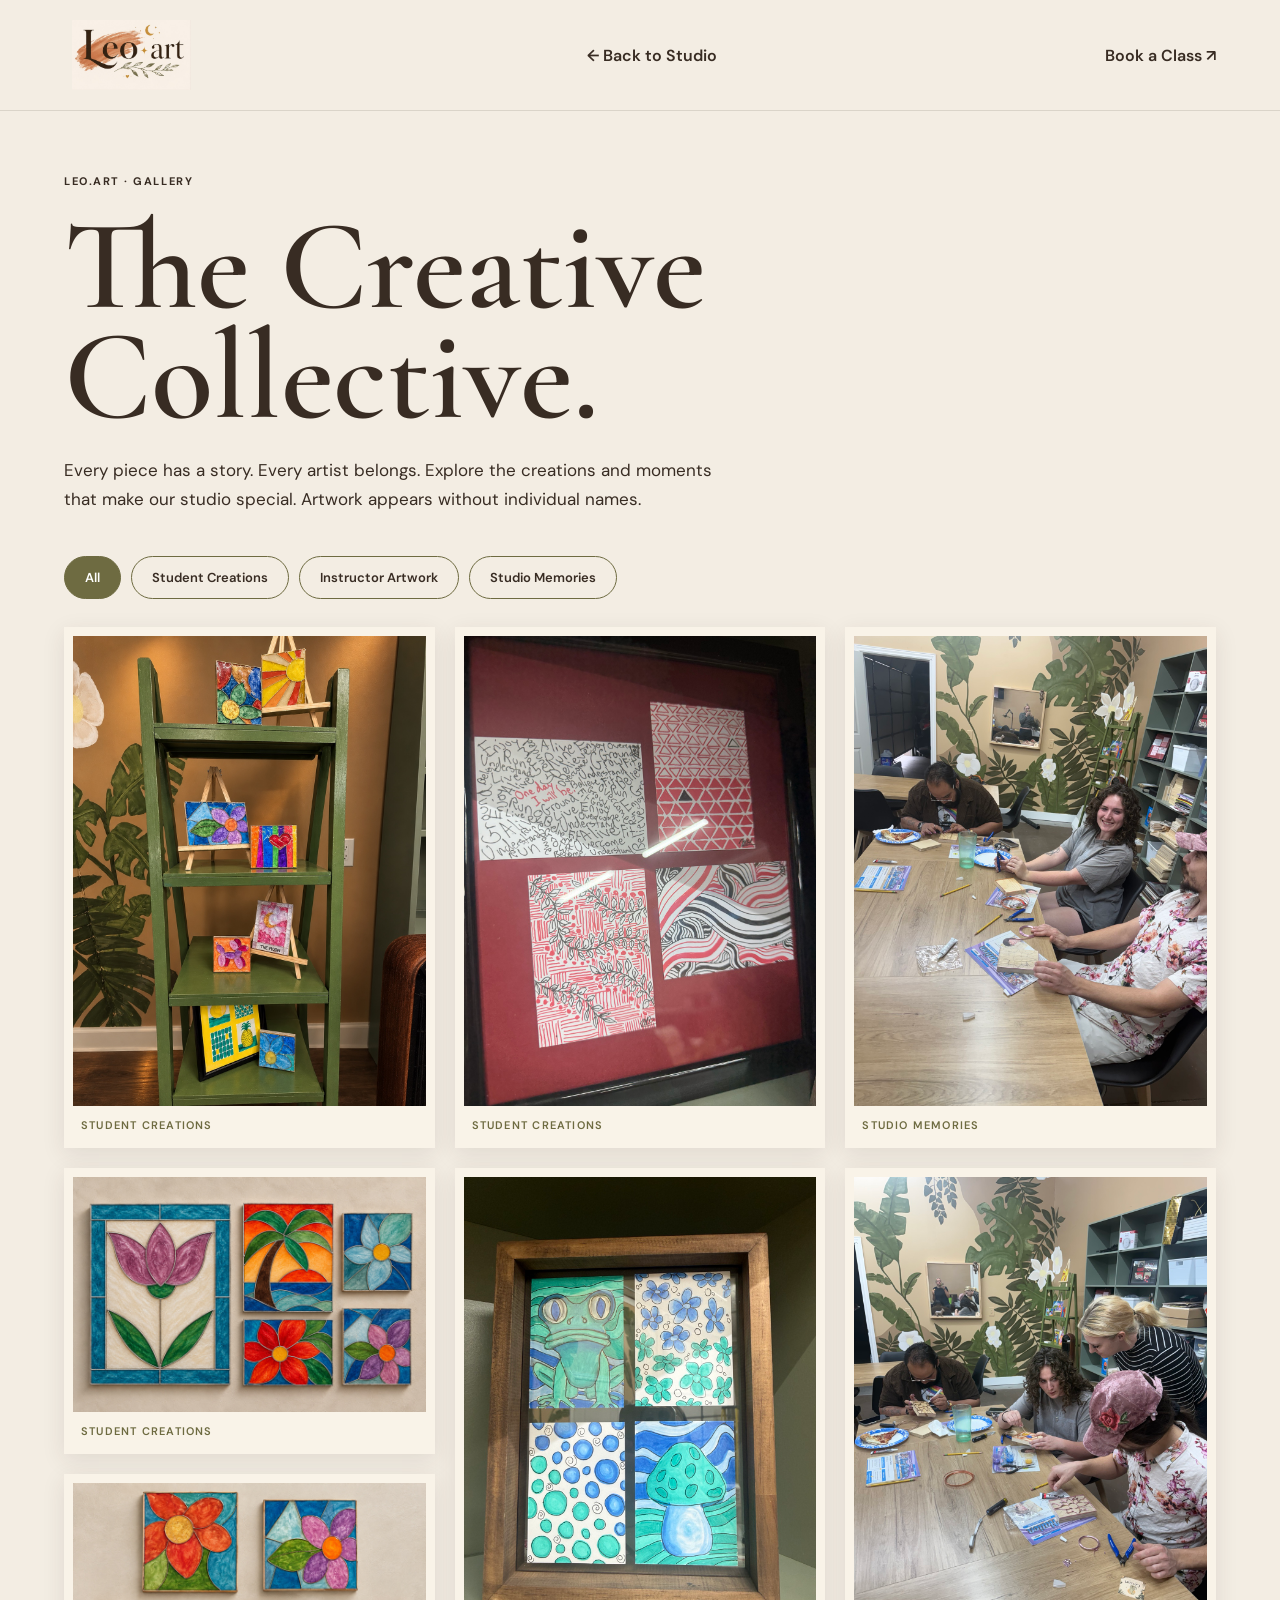
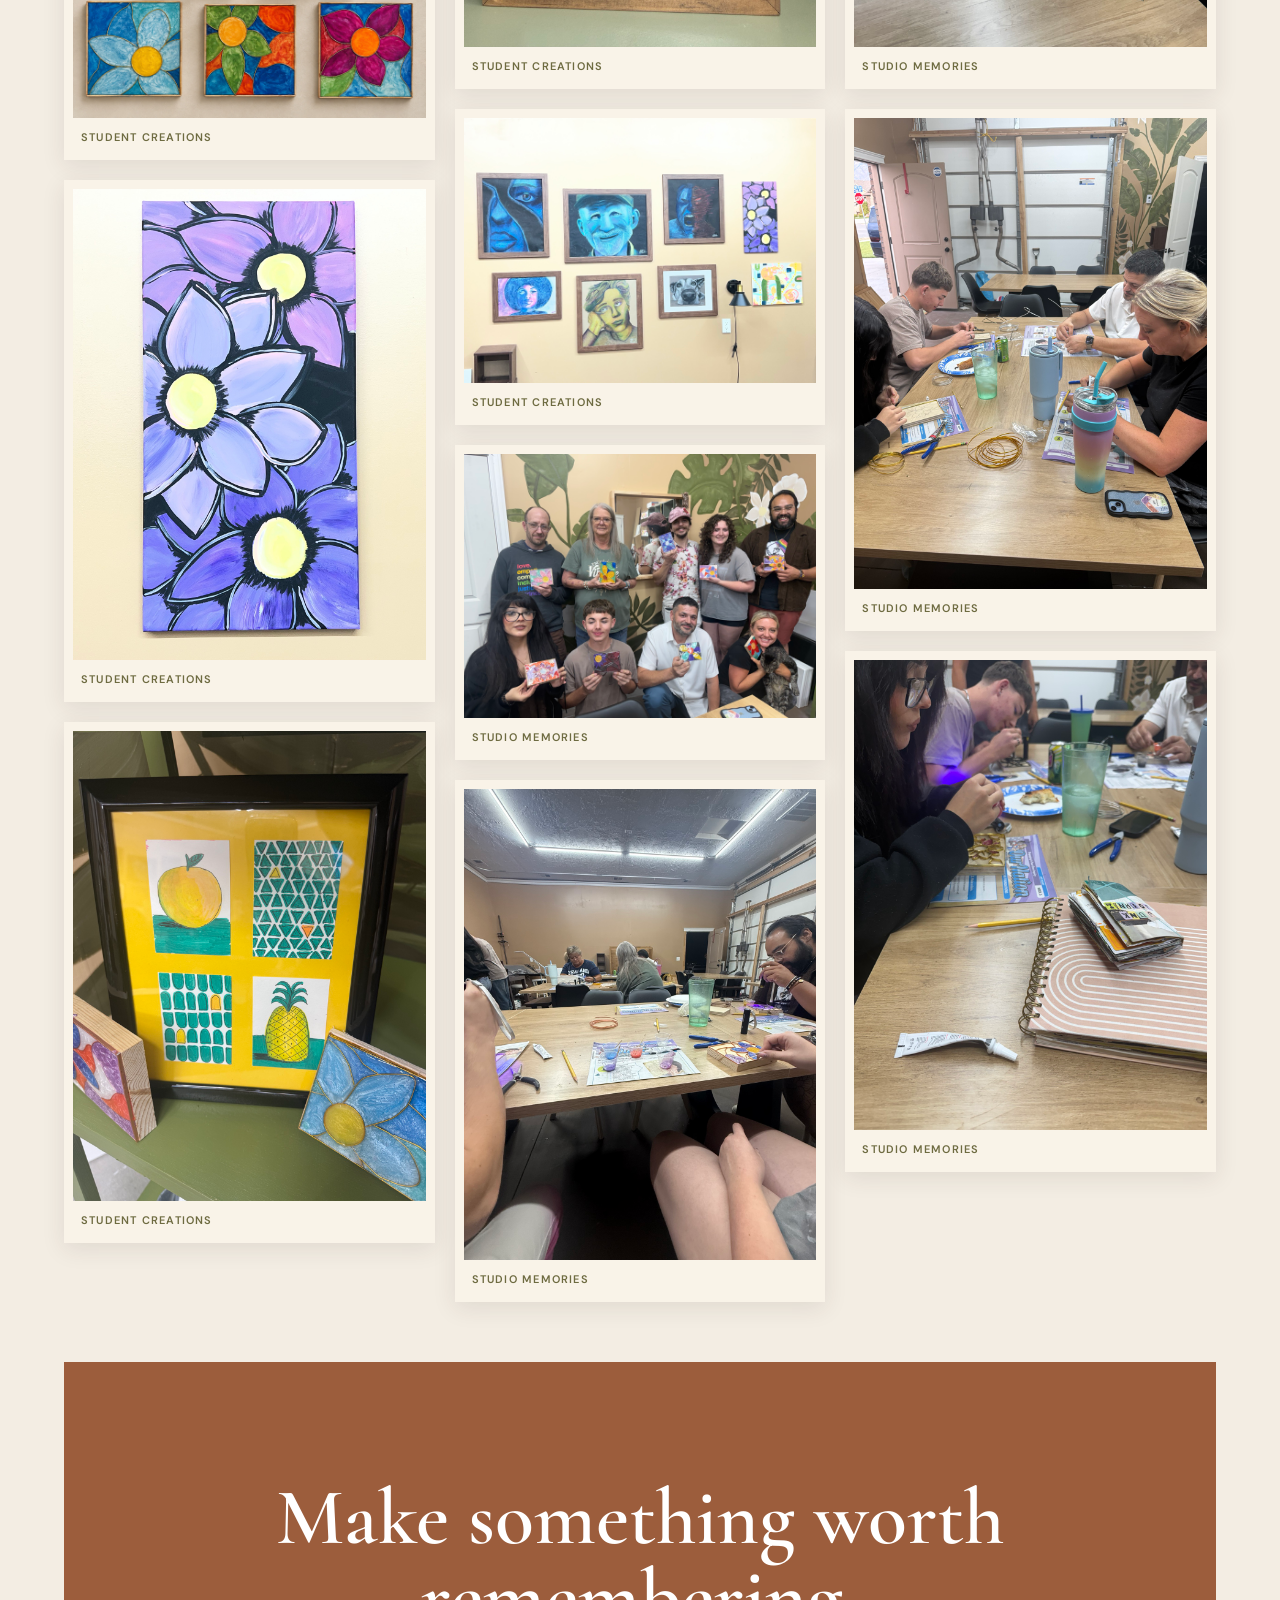
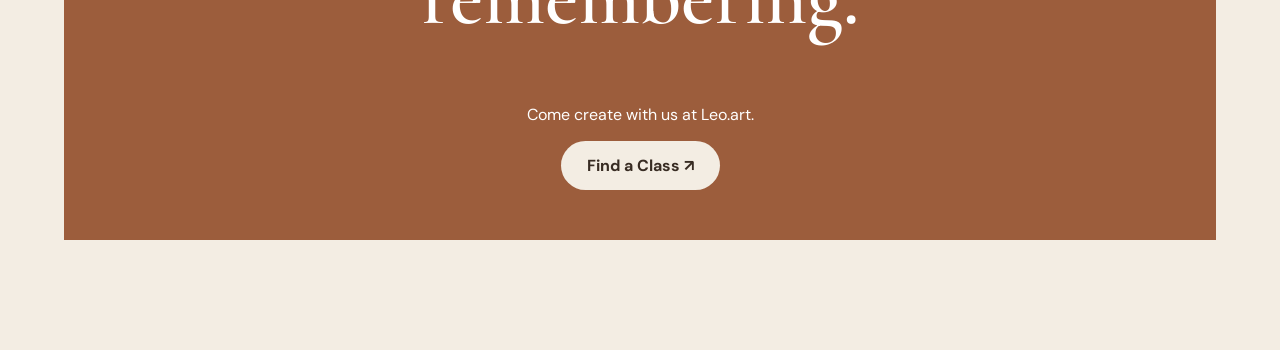
<file: gallery.html>
<!doctype html>
<html lang="en"><head><meta charset="utf-8"><meta name="viewport" content="width=device-width, initial-scale=1"><meta name="description" content="Explore anonymous artwork and real studio moments at Leo.art."><title>The Creative Collective | Leo.art</title>
<link rel="preconnect" href="https://fonts.googleapis.com"><link rel="preconnect" href="https://fonts.gstatic.com" crossorigin><link href="https://fonts.googleapis.com/css2?family=Cormorant+Garamond:wght@500;600;700&family=DM+Sans:wght@400;500;600;700&display=swap" rel="stylesheet"><link rel="stylesheet" href="styles.css">
<style>
.collective{max-width:1350px;margin:0 auto;padding:52px clamp(20px,5vw,70px) 110px}.collective h1{font:600 clamp(70px,10vw,145px)/.86 'Cormorant Garamond',Georgia,serif;margin:24px 0;color:#382c23}.collective .intro{max-width:680px;line-height:1.7;font-size:17px}.gallery-filters{display:flex;flex-wrap:wrap;gap:10px;margin:42px 0 28px}.gallery-filters button{cursor:pointer;border:1px solid #6e6b41;padding:12px 20px;border-radius:50px;background:transparent;color:#382c23;font:600 13px 'DM Sans',sans-serif}.gallery-filters button[aria-pressed=true]{background:#6e6b41;color:white}.gallery-grid-full{columns:3 250px;column-gap:20px}.tile{display:block;border:0;position:relative;padding:9px 9px 14px;background:#f9f3e8;box-shadow:0 6px 22px #382c231a;margin:0 0 20px;width:100%;break-inside:avoid;cursor:zoom-in;text-align:left}.tile img{display:block;width:100%;height:auto;object-fit:cover}.tile span{display:block;font:600 11px 'DM Sans',sans-serif;letter-spacing:.11em;text-transform:uppercase;padding:12px 8px 2px;color:#6e6b41}.tile[hidden]{display:none}.empty{display:none;padding:60px 10px;font:24px 'Cormorant Garamond',serif}.empty.visible{display:block}.gallery-top{display:flex;gap:22px;align-items:center;justify-content:space-between;padding:20px 5vw;border-bottom:1px solid #382c2322}.gallery-top a{font-weight:600}.gallery-logo{width:135px;height:70px;object-fit:contain}.gallery-cta{margin:60px 0 0;background:#9c5d3c;padding:50px 30px;color:#fff;text-align:center}.gallery-cta h2{font:600 clamp(44px,7vw,80px)/1 'Cormorant Garamond',serif}.gallery-cta a{display:inline-block;background:#f3ede3;color:#382c23;padding:14px 26px;border-radius:40px;font-weight:700}.viewer{border:0;padding:20px;background:#f3ede3;max-width:min(95vw,1050px);max-height:95vh}.viewer::backdrop{background:#1f1b19e9}.viewer img{width:auto;height:auto;max-width:90vw;max-height:75vh;display:block;margin:auto}.viewer p{text-align:center}.viewer .close{float:right;border:0;background:transparent;font-size:32px;cursor:pointer}@media(max-width:640px){.gallery-grid-full{columns:2 140px;column-gap:12px}.collective{padding-top:30px}.tile{margin-bottom:12px}.gallery-top{gap:10px}.gallery-top a{font-size:13px}.gallery-logo{width:110px}}
</style></head><body>
<header class="gallery-top"><a href="index.html"><img class="gallery-logo" src="images/leo-art-logo.jpg" alt="Leo.art home"></a><a href="index.html">← Back to Studio</a><a href="https://app.squareup.com/appointments/book/zdpi3f3oegt2z6/LQR8EGEP7BJPE/start" target="_blank" rel="noopener noreferrer">Book a Class ↗</a></header>
<main class="collective"><p class="eyebrow">Leo.art · Gallery</p><h1>The Creative<br>Collective.</h1><p class="intro">Every piece has a story. Every artist belongs. Explore the creations and moments that make our studio special. Artwork appears without individual names.</p>
<div class="gallery-filters" role="group" aria-label="Filter artwork"><button data-filter="All" aria-pressed="true">All</button><button data-filter="Student Creations" aria-pressed="false">Student Creations</button><button data-filter="Instructor Artwork" aria-pressed="false">Instructor Artwork</button><button data-filter="Studio Memories" aria-pressed="false">Studio Memories</button></div>
<div class="gallery-grid-full"><button class="tile" type="button" data-category="Student Creations" data-src="images/resin-class-1.jpg" data-alt="Resin stained glass pieces displayed in the studio" aria-label="View Resin stained glass pieces displayed in the studio"><img loading="lazy" src="images/resin-class-1.jpg" alt="Resin stained glass pieces displayed in the studio"><span>Student Creations</span></button>
<button class="tile" type="button" data-category="Student Creations" data-src="images/resin-class-2.jpg" data-alt="Colorful resin floral artwork" aria-label="View Colorful resin floral artwork"><img loading="lazy" src="images/resin-class-2.jpg" alt="Colorful resin floral artwork"><span>Student Creations</span></button>
<button class="tile" type="button" data-category="Student Creations" data-src="images/resin-class-3.jpg" data-alt="Handmade resin artwork" aria-label="View Handmade resin artwork"><img loading="lazy" src="images/resin-class-3.jpg" alt="Handmade resin artwork"><span>Student Creations</span></button>
<button class="tile" type="button" data-category="Student Creations" data-src="images/paint-and-sip.jpg" data-alt="Purple floral Paint and Sip painting" aria-label="View Purple floral Paint and Sip painting"><img loading="lazy" src="images/paint-and-sip.jpg" alt="Purple floral Paint and Sip painting"><span>Student Creations</span></button>
<button class="tile" type="button" data-category="Student Creations" data-src="images/atc-club-8661.jpg" data-alt="Artist trading cards arranged in yellow frame" aria-label="View Artist trading cards arranged in yellow frame"><img loading="lazy" src="images/atc-club-8661.jpg" alt="Artist trading cards arranged in yellow frame"><span>Student Creations</span></button>
<button class="tile" type="button" data-category="Student Creations" data-src="images/atc-club-8660.jpg" data-alt="Red and black artist trading card collection" aria-label="View Red and black artist trading card collection"><img loading="lazy" src="images/atc-club-8660.jpg" alt="Red and black artist trading card collection"><span>Student Creations</span></button>
<button class="tile" type="button" data-category="Student Creations" data-src="images/atc-club-8659.jpg" data-alt="Blue and teal artist trading card collection" aria-label="View Blue and teal artist trading card collection"><img loading="lazy" src="images/atc-club-8659.jpg" alt="Blue and teal artist trading card collection"><span>Student Creations</span></button>
<button class="tile" type="button" data-category="Student Creations" data-src="images/studio-gallery-wall.jpg" data-alt="Gallery wall filled with artwork" aria-label="View Gallery wall filled with artwork"><img loading="lazy" src="images/studio-gallery-wall.jpg" alt="Gallery wall filled with artwork"><span>Student Creations</span></button>
<button class="tile" type="button" data-category="Studio Memories" data-src="images/workshop-group.jpg" data-alt="Group photograph from a completed studio workshop" aria-label="View Group photograph from a completed studio workshop"><img loading="lazy" src="images/workshop-group.jpg" alt="Group photograph from a completed studio workshop"><span>Studio Memories</span></button>
<button class="tile" type="button" data-category="Studio Memories" data-src="images/workshop-making-1.jpg" data-alt="Creative workshop moment" aria-label="View Creative workshop moment"><img loading="lazy" src="images/workshop-making-1.jpg" alt="Creative workshop moment"><span>Studio Memories</span></button>
<button class="tile" type="button" data-category="Studio Memories" data-src="images/workshop-making-2.jpg" data-alt="Art class in progress" aria-label="View Art class in progress"><img loading="lazy" src="images/workshop-making-2.jpg" alt="Art class in progress"><span>Studio Memories</span></button>
<button class="tile" type="button" data-category="Studio Memories" data-src="images/workshop-making-3.jpg" data-alt="Workshop process photograph" aria-label="View Workshop process photograph"><img loading="lazy" src="images/workshop-making-3.jpg" alt="Workshop process photograph"><span>Studio Memories</span></button>
<button class="tile" type="button" data-category="Studio Memories" data-src="images/workshop-making-4.jpg" data-alt="Creating art together" aria-label="View Creating art together"><img loading="lazy" src="images/workshop-making-4.jpg" alt="Creating art together"><span>Studio Memories</span></button>
<button class="tile" type="button" data-category="Studio Memories" data-src="images/workshop-making-5.jpg" data-alt="Hands-on class moment" aria-label="View Hands-on class moment"><img loading="lazy" src="images/workshop-making-5.jpg" alt="Hands-on class moment"><span>Studio Memories</span></button></div><p class="empty" id="empty">Instructor artwork will be added soon.</p>
<section class="gallery-cta"><h2>Make something worth remembering.</h2><p>Come create with us at Leo.art.</p><a href="https://app.squareup.com/appointments/book/zdpi3f3oegt2z6/LQR8EGEP7BJPE/start" target="_blank" rel="noopener noreferrer">Find a Class ↗</a></section>
</main><dialog class="viewer" aria-label="Gallery photo"><button class="close" aria-label="Close image" type="button">×</button><img alt=""><p></p></dialog>
<script>
const buttons=[...document.querySelectorAll('[data-filter]')],tiles=[...document.querySelectorAll('.tile')],empty=document.querySelector('#empty');
function filter(name){buttons.forEach(b=>b.setAttribute('aria-pressed',String(b.dataset.filter===name)));let count=0;tiles.forEach(t=>{t.hidden=name!=='All'&&t.dataset.category!==name;if(!t.hidden)count++});empty.classList.toggle('visible',count===0);if(count===0)empty.textContent=name==='Instructor Artwork'?'Instructor artwork will be added soon.':'No artwork in this category yet.'}
buttons.forEach(b=>b.addEventListener('click',()=>filter(b.dataset.filter)));
const viewer=document.querySelector('.viewer');tiles.forEach(t=>t.addEventListener('click',()=>{viewer.querySelector('img').src=t.dataset.src;viewer.querySelector('img').alt=t.dataset.alt;viewer.querySelector('p').textContent=t.dataset.alt;viewer.showModal()}));viewer.querySelector('.close').addEventListener('click',()=>viewer.close());viewer.addEventListener('click',e=>{if(e.target===viewer)viewer.close()});if(location.hash==='#studio-memories')filter('Studio Memories');
</script></body></html>
</file>
<file: styles.css>
:root{--terra:#9c5d3c;--olive:#6e6b41;--cream:#d1c7b5;--paper:#f3ede3;--gold:#b07e1e;--ink:#382c23;--serif:'Cormorant Garamond',Georgia,serif;--sans:'DM Sans',Arial,sans-serif;--script:'Caveat',cursive}*{box-sizing:border-box}html{scroll-behavior:smooth}body{margin:0;background:var(--paper);color:var(--ink);font-family:var(--sans)}a{color:inherit;text-decoration:none}img{display:block;max-width:100%;object-fit:cover}button{font:inherit}section{scroll-margin-top:95px}.wrap{max-width:1380px;margin:auto;padding-left:clamp(22px,5vw,72px);padding-right:clamp(22px,5vw,72px)}.skip-link{position:absolute;top:-80px;left:10px;background:white;padding:10px;z-index:99}.skip-link:focus{top:10px}.site-header{height:98px;padding:10px clamp(20px,5vw,72px);display:flex;align-items:center;justify-content:space-between;gap:20px;max-width:1500px;margin:auto}.brand img{width:150px;height:76px;object-fit:contain;mix-blend-mode:multiply}.nav{display:flex;gap:30px}.nav a,.eyebrow{font-size:11px;font-weight:700;letter-spacing:.14em;text-transform:uppercase}.nav a:hover{color:var(--terra)}.button{display:inline-flex;justify-content:center;align-items:center;min-height:44px;padding:12px 22px;border-radius:99px;font-size:11px;font-weight:700;letter-spacing:.07em;text-transform:uppercase;text-align:center;transition:transform .2s,background .2s}.button:hover{transform:translateY(-3px)}.button-terra{background:var(--terra);color:white}.button-gold{background:var(--gold);color:white}.button-outline{border:1px solid var(--ink)}.button-light-outline{border:1px solid var(--paper);color:var(--paper)}.button-cream{background:var(--paper);color:var(--ink)}.menu-toggle{display:none}.hero{min-height:680px;display:grid;grid-template-columns:1fr 1fr;gap:30px;align-items:center;padding-top:45px;padding-bottom:75px;overflow:hidden}.hero-copy{position:relative;z-index:1}.tiny-star{color:var(--gold);font-size:24px}.hero h1{font-family:var(--serif);font-size:clamp(70px,8vw,124px);font-weight:600;line-height:.79;letter-spacing:-.055em;margin:15px 0 28px}.hero h1 span{display:block}.hero h1 span:nth-child(2){color:var(--olive)}.hero h1 span:nth-child(3){color:var(--terra)}.script{font-family:var(--script);font-size:clamp(35px,4vw,53px);line-height:1.05;margin:20px 0}.hero-copy>p:not(.script){max-width:500px;line-height:1.75;font-size:15px}.actions{display:flex;flex-wrap:wrap;gap:12px;margin-top:30px}.hero-collage{height:530px;position:relative}.collage-img{position:absolute;background:#fff8ec;padding:9px;box-shadow:0 10px 30px #382c2330}.hero-main{width:63%;height:390px;top:30px;left:10%;transform:rotate(4deg)}.hero-side{width:40%;height:225px;right:0;top:105px;transform:rotate(-5deg)}.hero-bottom{width:44%;height:205px;right:5%;bottom:10px;transform:rotate(5deg)}.sun{position:absolute;right:5%;top:-30px;font-size:120px;color:var(--gold)}.tape{position:absolute;width:90px;height:26px;right:16%;top:110px;background:#b07e1e88;transform:rotate(12deg);z-index:3}.marquee{overflow:hidden;border-block:1px solid #382c2330;background:#e9ddc9}.marquee-track{display:flex;width:max-content;animation:marquee 30s linear infinite}.marquee-track span{white-space:nowrap;padding:14px 0;font-size:12px;letter-spacing:.13em}@keyframes marquee{to{transform:translateX(-50%)}}.philosophy{background:var(--olive);color:var(--paper);padding:100px 0}.philosophy-grid{display:grid;grid-template-columns:1fr 1.15fr;gap:75px;align-items:center}.philosophy h2,.classes h2,.story h2,.schedule h2,.final-cta h2{font-family:var(--serif);font-weight:500;line-height:.93;margin:15px 0;font-size:clamp(55px,6vw,90px)}.philosophy p:not(.script),.story p:not(.eyebrow){line-height:1.8;max-width:530px}.philosophy .script{color:#e6d7b8}.photo-stage{position:relative;min-height:440px}.photo-stage>img{width:80%;height:450px;border:9px solid #f1e6d5;transform:rotate(-2deg)}.paper-note{position:absolute;right:0;bottom:15px;background:var(--paper);color:var(--ink);padding:35px;line-height:1.9;font-family:var(--serif);font-size:23px;letter-spacing:.04em;transform:rotate(3deg);box-shadow:0 8px 20px #0002}.paper-note span{color:var(--gold);font-size:36px}.classes{padding-top:100px;padding-bottom:105px}.classes h2{font-size:clamp(65px,7vw,105px)}.brush-mark{height:10px;width:260px;background:var(--gold);border-radius:50%;transform:rotate(-3deg);margin:20px 0 45px}.class-grid{display:grid;grid-template-columns:1fr 1fr;gap:28px}.feature-card{min-width:0}.feature-card img{width:100%;height:290px}.feature-card>div{padding:32px 35px;min-height:230px;color:white}.kids-card>div{background:var(--terra)}.adult-card>div{background:var(--olive)}.feature-card h3{font-family:var(--serif);font-size:55px;font-weight:500;line-height:1;margin:8px 0}.feature-card p{line-height:1.6}.feature-card a{font-size:12px;font-weight:700;text-transform:uppercase;letter-spacing:.06em}.gallery{background:#e6dac9;padding:90px 0}.gallery-head h2{font-family:var(--serif);font-size:clamp(75px,10vw,155px);line-height:.7;font-weight:400;color:transparent;-webkit-text-stroke:1px var(--ink);margin:10px 0 35px}.gallery-head .script{color:var(--terra)}.gallery-grid{display:grid;grid-template-columns:repeat(4,1fr);align-items:center;gap:18px;margin:50px 0}.gallery-grid img{width:100%;height:260px;border:9px solid var(--paper);box-shadow:0 10px 22px #382c2325}.gallery-grid img:nth-child(1){transform:rotate(-5deg)}.gallery-grid img:nth-child(2){transform:rotate(4deg);margin-top:65px}.gallery-grid img:nth-child(3){transform:rotate(-3deg)}.gallery-grid img:nth-child(4){transform:rotate(5deg);margin-top:50px}.gallery-note{font-family:var(--script);font-size:28px;text-align:center}.story{display:grid;grid-template-columns:1fr 1fr;gap:80px;align-items:center;padding-top:105px;padding-bottom:105px}.story-photo{position:relative}.story-photo:before{content:'';position:absolute;inset:20px -20px -20px 20px;background:var(--olive)}.story-photo img{position:relative;width:100%;height:430px;border:9px solid var(--paper)}.story .eyebrow{color:var(--terra)}.story h2{text-transform:uppercase}.schedule{background:var(--olive);color:var(--paper);padding:95px 0}.schedule-heading{display:flex;align-items:end;justify-content:space-between;gap:25px;margin-bottom:38px}.schedule h2 span{color:var(--gold)}.filters{display:flex;flex-wrap:wrap;gap:7px}.filter{cursor:pointer;border:1px solid #f3ede399;background:transparent;color:var(--paper);border-radius:30px;padding:9px 14px;font-size:12px}.filter.active,.filter:hover{background:var(--paper);color:var(--ink)}.schedule-grid{display:grid;grid-template-columns:repeat(3,minmax(0,1fr));gap:22px}.course{display:flex;flex-direction:column;min-width:0;background:var(--paper);color:var(--ink);border-radius:7px;overflow:hidden}.course[hidden]{display:none}.course>img{height:205px;width:100%}.course-content{padding:24px;display:flex;flex:1;flex-direction:column;align-items:flex-start}.course-type{font-size:10px!important;font-weight:700;letter-spacing:.15em;color:var(--terra);margin:0 0 7px!important}.course h3{font-family:var(--serif);font-size:34px;font-weight:600;line-height:1.05;margin:0 0 12px}.course p{font-size:13px;line-height:1.6;margin:5px 0}.course-content .button{margin-top:auto;padding-top:12px;transform:translateY(10px)}.course-content .button:hover{transform:translateY(7px)}.schedule-footnote{font-size:12px;opacity:.85;margin-top:30px;line-height:1.6}.final-cta{text-align:center;background:var(--terra);color:var(--paper);padding:85px 0}.final-cta h2{font-size:clamp(55px,6vw,90px)}.final-cta .script{font-size:55px}.final-cta span{font-size:40px;color:var(--gold)}.footer{background:var(--ink);color:var(--cream);padding:65px 0}.footer-grid{display:grid;grid-template-columns:1.5fr .7fr 1fr 1fr;gap:45px}.footer-logo{width:210px;height:115px;object-fit:contain;background:var(--paper);border-radius:5px}.footer nav{display:flex;flex-direction:column;gap:12px}.footer p,.footer a{font-size:13px;line-height:1.7}.footer h3{font-family:var(--serif);font-size:24px;margin-top:0}.image-placeholder{display:flex!important;align-items:center;justify-content:center;background:linear-gradient(145deg,#d1c7b5,#9c5d3c);color:#382c23;text-align:center;font-family:var(--serif);font-size:clamp(18px,2vw,30px);font-weight:600;padding:15px}
@media(max-width:1000px){.site-header{gap:12px}.nav{gap:14px}.nav a{font-size:10px}.hero{grid-template-columns:1fr 1fr}.hero h1{font-size:clamp(60px,7.6vw,90px)}.schedule-grid{grid-template-columns:repeat(2,minmax(0,1fr))}.footer-grid{grid-template-columns:repeat(2,1fr)}}
@media(max-width:760px){.site-header{height:85px}.brand img{width:130px;height:66px}.menu-toggle{display:block;border:0;background:transparent;font-size:28px;cursor:pointer;margin-left:auto}.header-cta{display:none}.nav{display:none;position:absolute;top:82px;left:15px;right:15px;background:var(--ink);color:var(--paper);padding:26px;flex-direction:column;gap:22px;z-index:10;box-shadow:0 10px 25px #0003}.nav.open{display:flex}.hero{grid-template-columns:1fr;padding-top:35px}.hero h1{font-size:clamp(66px,13vw,110px)}.hero-collage{height:450px}.philosophy-grid,.story{grid-template-columns:1fr;gap:40px}.class-grid{grid-template-columns:1fr}.schedule-heading{align-items:flex-start;flex-direction:column}.gallery-grid{grid-template-columns:repeat(2,1fr)}.gallery-grid img{height:210px}.gallery-grid img:nth-child(2),.gallery-grid img:nth-child(4){margin-top:0}.story{padding-top:80px;padding-bottom:80px}}
@media(max-width:520px){.hero h1{font-size:clamp(56px,14vw,78px)}.hero-collage{height:340px}.hero-main{height:270px}.hero-side{height:160px}.hero-bottom{height:135px}.sun{font-size:70px}.photo-stage{min-height:390px}.photo-stage>img{width:90%;height:360px}.paper-note{font-size:17px;padding:20px}.gallery-head h2{font-size:clamp(59px,13vw,85px)}.gallery-grid img{height:155px;border-width:5px}.schedule-grid{grid-template-columns:1fr}.footer-grid{grid-template-columns:1fr;gap:25px}.feature-card h3{font-size:46px}.actions{flex-direction:column;align-items:flex-start}}
@media(prefers-reduced-motion:reduce){html{scroll-behavior:auto}.marquee-track{animation:none}.button{transition:none}}

/* Resin class artwork gallery */
.resin-photo-strip{display:grid;grid-template-columns:1fr 1fr;gap:5px;padding:5px 5px 0;background:var(--paper)}
.resin-photo-strip img{width:100%;height:112px;object-fit:cover;border-radius:3px}
@media(max-width:520px){.resin-photo-strip img{height:140px}}

/* Booking */
.capacity-note{font-weight:700;color:var(--terra)}
.book-trigger{cursor:pointer;border:0;margin-top:auto!important;transform:none!important}
.booking-dialog{border:0;border-radius:14px;padding:0;width:min(94vw,510px);max-height:90vh;box-shadow:0 30px 100px #0007;color:var(--ink);background:var(--paper)}
.booking-dialog::backdrop{background:#201a15b8}
.booking-form{display:grid;gap:14px;padding:30px}
.dialog-top{display:flex;justify-content:space-between;gap:12px;align-items:start}.dialog-top h2{font:600 38px var(--serif);margin:0}.close-dialog{border:0;background:transparent;font-size:32px;cursor:pointer}
.booking-form label{display:grid;gap:5px;font-size:13px;font-weight:700}.booking-form input,.booking-form select{width:100%;padding:12px;border:1px solid #b8a997;border-radius:6px;background:#fffdf9;color:var(--ink);font:inherit}
.booking-form .button{cursor:pointer;border:0}.booking-small{font-size:12px;line-height:1.6}.booking-form p{margin:0;line-height:1.5}#booking-feedback{font-weight:700}#seats-status{color:var(--terra);font-weight:700}

/* December–February booking calendar */
.calendar-section{background:#e6dac9;padding:95px 0}.calendar-section h2{font:500 clamp(54px,6vw,88px)/1 var(--serif);margin:10px 0}.calendar-section h2 span{color:var(--gold)}.calendar-section>.wrap>p{line-height:1.7}.calendar-controls{display:flex;flex-wrap:wrap;gap:10px;margin:30px 0 22px}.calendar-month{border:1px solid var(--ink);border-radius:99px;background:transparent;color:var(--ink);padding:12px 18px;cursor:pointer}.calendar-month.active{background:var(--ink);color:var(--paper)}.calendar-key{display:flex;gap:18px;flex-wrap:wrap;margin-bottom:20px;font-size:12px}.calendar-key span{display:flex;align-items:center;gap:6px}.dot{width:10px;height:10px;border-radius:50%;display:inline-block}.terra-dot{background:var(--terra)}.gold-dot{background:var(--gold)}.olive-dot{background:var(--olive)}.brown-dot{background:var(--ink)}.calendar-board{background:var(--paper);border:1px solid #382c2333;border-radius:12px;padding:24px;box-shadow:0 12px 28px #382c2312}.calendar-board h3{font:600 42px var(--serif);margin:0 0 18px}.calendar-grid{display:grid;grid-template-columns:repeat(7,minmax(0,1fr));gap:5px}.calendar-weekday{text-align:center;padding:10px 0;font-size:12px;font-weight:700}.calendar-day{min-height:120px;background:#fffaf2;border:1px solid #382c231a;border-radius:5px;padding:9px;min-width:0}.calendar-day.empty{background:transparent;border:0}.calendar-day>strong{display:block;margin-bottom:8px;font-size:13px}.calendar-event{display:block;width:100%;border:0;border-radius:5px;margin:4px 0;padding:7px 5px;text-align:left;font-size:11px;line-height:1.35;cursor:pointer;background:var(--terra);color:white}.calendar-event.event-trading-cards{background:var(--gold)}.calendar-event.event-parent-kid{background:var(--olive)}.calendar-event.event-resin,.calendar-event.event-junk-journal{background:var(--ink)}.calendar-event:disabled{opacity:.5;cursor:not-allowed}.calendar-event:hover:not(:disabled){filter:brightness(.9)}.calendar-pending{display:block;border:1px dashed var(--ink);padding:6px 4px;font-size:10px;border-radius:4px;opacity:.8}.calendar-notice{font-size:13px;margin-top:18px}
@media(max-width:760px){.calendar-board{padding:10px}.calendar-grid{gap:2px}.calendar-day{min-height:85px;padding:4px}.calendar-event{font-size:9px;padding:5px 3px;overflow-wrap:anywhere}.calendar-pending{font-size:9px}.calendar-weekday{font-size:10px}.calendar-board h3{font-size:32px}}
@media(max-width:420px){.calendar-day{min-height:72px}.calendar-event{font-size:8px}}

.square-pay-link{margin:12px 0 6px;display:inline-flex}.calendar-event:focus-visible,.book-trigger:focus-visible{outline:3px solid var(--gold);outline-offset:3px}

.policy-section{background:var(--light-cream);padding:85px 24px;color:var(--charcoal)}
.policy-section .wrap{max-width:1000px;margin:auto}.policy-section h2{font-family:var(--serif);font-size:clamp(42px,6vw,78px);line-height:1;margin:12px 0 20px}.policy-section p{line-height:1.7;max-width:850px}
.cancel-form{display:grid;gap:14px;max-width:540px;padding:26px;background:#e4d9c7;border-radius:12px;margin:28px 0}.cancel-form h3{margin:0;font-family:var(--serif);font-size:30px}.cancel-form label{display:grid;gap:7px;font-size:14px}.cancel-form input{min-height:44px;border:1px solid #a99d8c;border-radius:5px;padding:10px;font:inherit}.cancel-form button{justify-self:start}

.course-price{margin:12px 0;font-size:14px;line-height:1.5;color:var(--charcoal)}.course-price strong{font-weight:700}#booking-price-breakdown{padding:12px;background:#f3ede3;border-left:4px solid #9c5d3c;line-height:1.6}

/* Artist Trading Card Club real artwork gallery */
.atc-photo-strip{display:grid;grid-template-columns:1fr 1fr;gap:5px;padding:5px 5px 0;background:var(--paper)}
.atc-photo-strip img{width:100%;height:112px;object-fit:cover;border-radius:3px}
@media(max-width:520px){.atc-photo-strip img{height:140px}}

/* Past workshop / studio memories gallery */
.studio-memories{padding:90px 0;background:#f3ede3;color:#382c23}.studio-memories h2{font-family:var(--serif);font-size:clamp(50px,6vw,88px);line-height:.96;font-weight:500;margin:16px 0}.studio-memories h2 em{color:var(--terra);font-weight:400}.memories-intro{max-width:650px;line-height:1.8}.memories-feature{margin:36px 0 24px}.memories-feature img{width:100%;max-height:650px;object-fit:cover;border:10px solid #e6dac9;border-radius:5px}.memories-feature figcaption{font-family:var(--script);font-size:27px;text-align:center;margin-top:12px}.memories-grid{display:grid;grid-template-columns:repeat(3,minmax(0,1fr));gap:16px}.memories-grid img{width:100%;height:275px;object-fit:cover;border:7px solid #e6dac9;border-radius:4px}.memories-grid img:first-child{grid-column:span 2;height:340px}.memories-grid img:nth-child(2){height:340px}.memories-outro{font-family:var(--script);font-size:30px;margin:32px 0 20px}@media(max-width:760px){.memories-grid{grid-template-columns:repeat(2,minmax(0,1fr))}.memories-grid img,.memories-grid img:first-child,.memories-grid img:nth-child(2){height:210px}.memories-grid img:first-child{grid-column:span 2;height:270px}}

/* New studio artwork gallery photo */
.gallery-grid img[src="images/studio-gallery-wall.jpg"] { object-fit: cover; object-position: center; }
</file>
